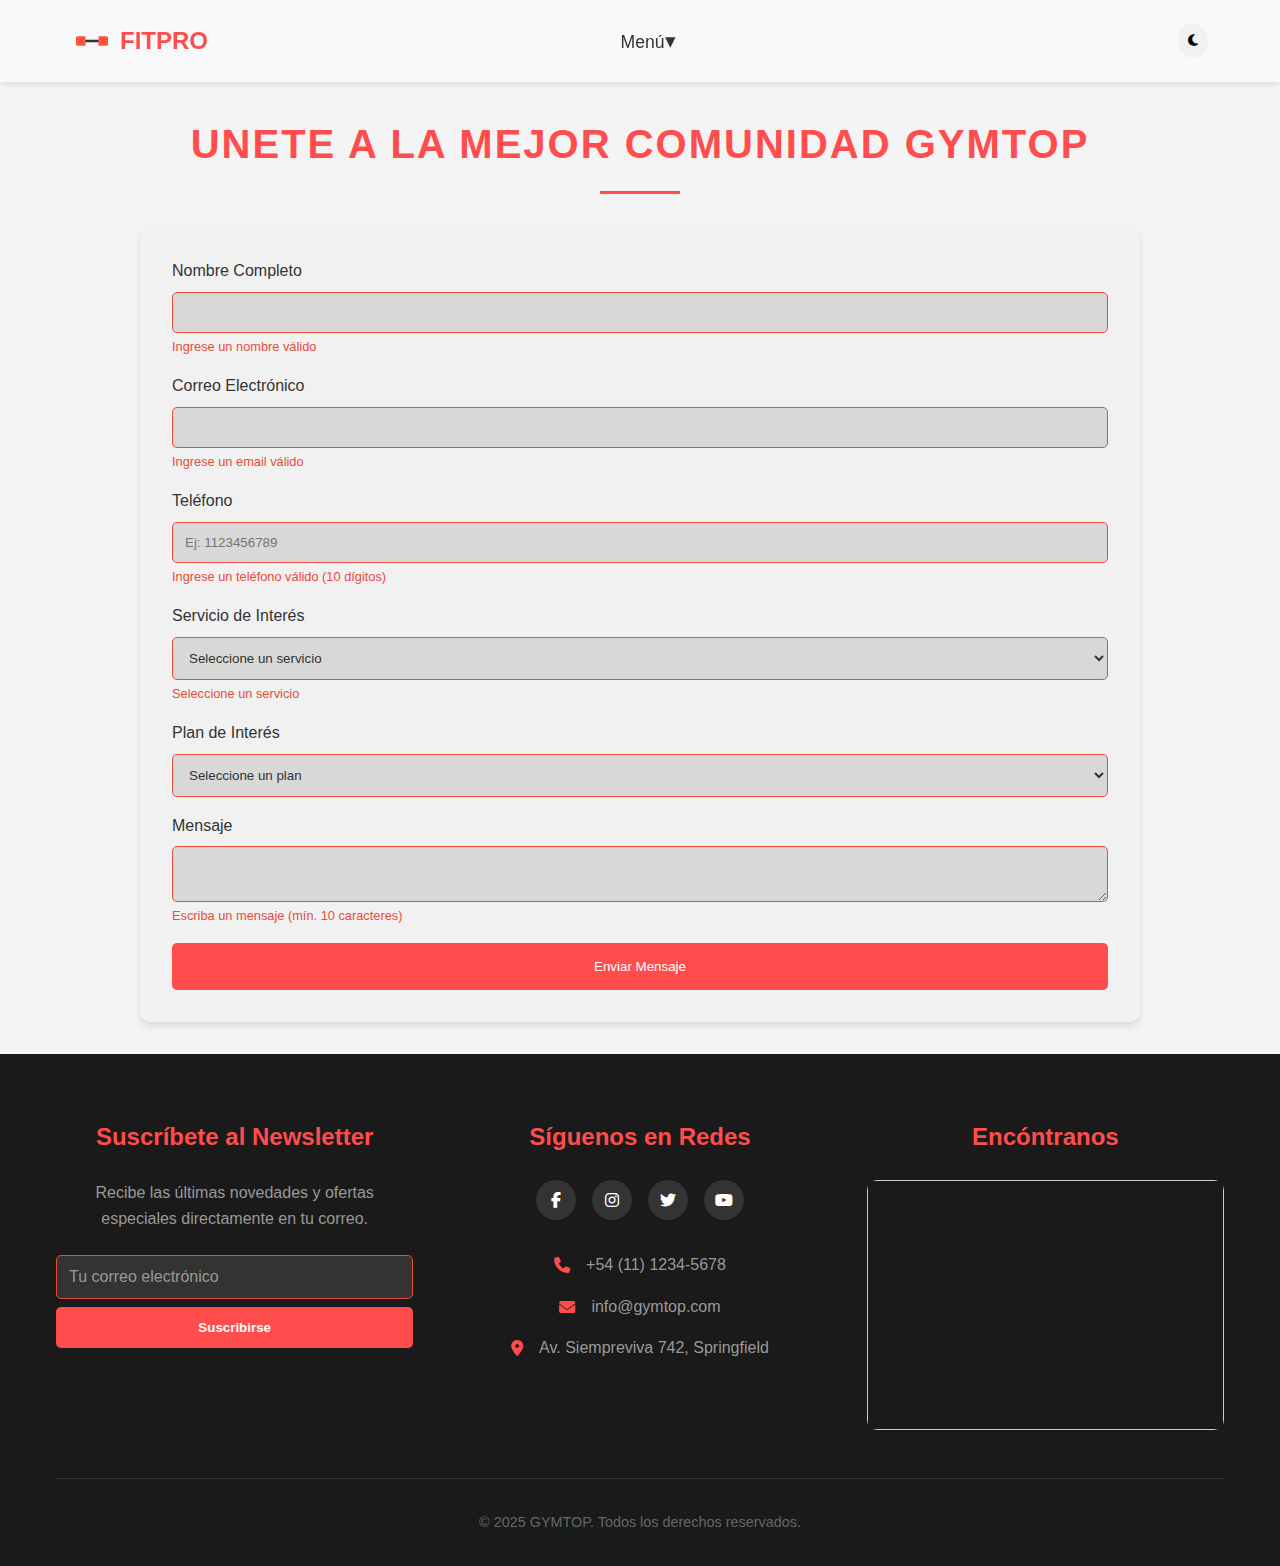
<file: pages/contact.html>
<!DOCTYPE html>
<html lang="es">

<head>
    <meta charset="UTF-8">
    <meta name="viewport" content="width=device-width, initial-scale=1.0">
    <title>Fitpro - Contacto</title>
    <link rel="stylesheet" href="../css/global.css">
    <link rel="stylesheet" href="../css/contact.css">
    <link rel="stylesheet" href="https://cdnjs.cloudflare.com/ajax/libs/font-awesome/6.1.1/css/all.min.css">
</head>

<body>
    <header>
        <div class="container">
          <h1 class="logo">
            <a href="../index.html">
              <svg viewBox="0 0 100 50" xmlns="http://www.w3.org/2000/svg">
                <g class="logo-barbell">
                  <!-- Barra central -->
                  <rect class="logo-bar" x="10" y="22" width="80" height="6" rx="3"/>
                  
                  <!-- Disco izquierdo -->
                  <g transform="translate(5, 0)">
                    <rect class="logo-plate" x="5" y="13" width="24" height="24" rx="4"/>
                    <rect class="logo-weight" x="8" y="16" width="18" height="18" rx="2" fill="white" stroke="#ff6b00" stroke-width="2"/>
                  </g>
                  
                  <!-- Disco derecho -->
                  <g transform="translate(-5, 0)">
                    <rect class="logo-plate" x="71" y="13" width="24" height="24" rx="4"/>
                    <rect class="logo-weight" x="74" y="16" width="18" height="18" rx="2" fill="white" stroke="#ff6b00" stroke-width="2"/>
                  </g>
                </g>
              </svg>
              FITPRO
            </a>
          </h1>
          <nav class="menu">
            <ul>
              <li>
                <a href="#" class="menu-trigger">Menú</a>
                <div class="mega-menu">
                  <div class="mega-menu-content">
                    <div class="mega-menu-section">
                      <h3>Clases</h3>
                      <ul>
                        <li><a href="classes.html">Ver Todas las Clases</a></li>
                      </ul>
                    </div>
                    <div class="mega-menu-section">
                      <h3>Entrenadores</h3>
                      <ul>
                        <li><a href="trainers.html">Nuestro Equipo</a></li>
                      </ul>
                    </div>
                    <div class="mega-menu-section">
                      <h3>Precios</h3>
                      <ul>
                        <li><a href="pricing.html">Planes y Membresías</a></li>
                      </ul>
                    </div>
                    <div class="mega-menu-section">
                      <h3>Unirme Ahora</h3>
                      <ul>
                        <li><a href="contact.html">Contacto</a></li>
                      </ul>
                    </div>
                    <div class="mega-menu-section">
                      <h3>Blog</h3>
                      <ul>
                        <li><a href="blog.html">Blog de Fitness</a></li>
                      </ul>
                    </div>
                  </div>
                </div>
              </li>
            </ul>
          </nav>
          <button class="dark-mode-toggle" aria-label="Cambiar modo oscuro/claro">
            <i class="fas fa-moon"></i>
          </button>
        </div>
    </header>

    <main class="contact-page">
        <section class="contact-section">
            <h1 class="section-title">UNETE A LA MEJOR COMUNIDAD GYMTOP</h1>

            <div class="contact-container">
                <form id="contact-form" class="contact-form">
                    <div class="form-group">
                        <label for="name">Nombre Completo</label>
                        <input class="input-area" type="text" id="name" name="name" required minlength="2" maxlength="50"
                            pattern="[A-Za-zÁáÉéÍíÓóÚúÑñ\s]+">
                        <span class="error-message">Ingrese un nombre válido</span>
                    </div>

                    <div class="form-group">
                        <label for="email">Correo Electrónico</label>
                        <input class="input-area" type="email" id="email" name="email" required
                            pattern="[a-z0-9._%+-]+@[a-z0-9.-]+\.[a-z]{2,}$">
                        <span class="error-message">Ingrese un email válido</span>
                    </div>

                    <div class="form-group">
                        <label for="phone">Teléfono</label>
                        <input class="input-area" type="tel" id="phone" name="phone" required pattern="[0-9]{10}"
                            placeholder="Ej: 1123456789">
                        <span class="error-message">Ingrese un teléfono válido (10 dígitos)</span>
                    </div>

                    <div class="form-group">
                        <label for="service">Servicio de Interés</label>
                        <select id="service" name="service" required>
                            <option value="">Seleccione un servicio</option>
                            <option value="musculacion">Musculación</option>
                            <option value="crossfit">CrossFit</option>
                            <option value="yoga">Yoga</option>
                            <option value="spinning">Spinning</option>
                            <option value="otro">Otro</option>
                        </select>
                        <span class="error-message">Seleccione un servicio</span>
                    </div>

                    <div class="form-group">
                        <label for="plan">Plan de Interés</label>
                        <select id="plan" name="plan" required>
                            <option value="">Seleccione un plan </option>
                            <optgroup label="Planes Mensuales">
                                <option value="plan-basico-mensual">Plan Básico Mensual ($29.99)</option>
                                <option value="plan-premium-mensual">Plan Premium Mensual ($59.99)</option>
                                <option value="plan-intensivo-mensual">Plan Intensivo Mensual ($79.99)</option>
                            </optgroup>
                            <optgroup label="Planes Anuales">
                                <option value="plan-basico-anual">Plan Básico Anual ($299.99)</option>
                                <option value="plan-premium-anual">Plan Premium Anual ($599.99)</option>
                                <option value="plan-intensivo-anual">Plan Intensivo Anual ($799.99)</option>
                            </optgroup>
                        </select>
                    </div>

                    <div class="form-group">
                        <label for="message">Mensaje</label>
                        <textarea class="input-area" id="message" name="message" required minlength="10" maxlength="500"></textarea>
                        <span class="error-message">Escriba un mensaje (mín. 10 caracteres)</span>
                    </div>

                    <button type="submit" class="submit-btn">
                        <span class="btn-text">Enviar Mensaje</span>
                        <div class="spinner"></div>
                    </button>
                </form>
            </div>
        </section>
    </main>

    <!-- Modal de Confirmación -->
    <div id="confirmation-modal" class="modal">
        <div class="modal-content">
            <span class="close-modal">&times;</span>
            <h2>¡Mensaje Enviado!</h2>
            <p>Gracias por contactarnos. Nos pondremos en touch pronto.</p>
            <button class="modal-close-btn">Aceptar</button>
        </div>
    </div>

    <footer class="footer">
        <div class="footer-content">
            <div class="footer-grid">
                <!-- Newsletter Section -->
                <div class="footer-section">
                    <h3>Suscríbete al Newsletter</h3>
                    <p>Recibe las últimas novedades y ofertas especiales directamente en tu correo.</p>
                    <form class="newsletter-form" id="newsletter-form">
                        <div class="form-group">
                            <input type="email" placeholder="Tu correo electrónico" required>
                            <button type="submit">Suscribirse</button>
                        </div>
                    </form>
                </div>

                <!-- Contact & Social Section -->
                <div class="footer-section">
                    <h3>Síguenos en Redes</h3>
                    <div class="social-links">
                        <a href="#" class="social-link">
                            <i class="fab fa-facebook-f"></i>
                        </a>
                        <a href="#" class="social-link">
                            <i class="fab fa-instagram"></i>
                        </a>
                        <a href="#" class="social-link">
                            <i class="fab fa-twitter"></i>
                        </a>
                        <a href="#" class="social-link">
                            <i class="fab fa-youtube"></i>
                        </a>
                    </div>
                    <div class="contact-info">
                        <p><i class="fas fa-phone"></i> +54 (11) 1234-5678</p>
                        <p><i class="fas fa-envelope"></i> info@gymtop.com</p>
                        <p><i class="fas fa-map-marker-alt"></i> Av. Siempreviva 742, Springfield</p>
                    </div>
                </div>

                <!-- Map Section -->
                <div class="footer-section map-section">
                    <h3>Encóntranos</h3>
                    <div class="map-container">
                        <iframe
                            src="https://www.openstreetmap.org/export/embed.html?bbox=-58.38752,-34.60376,-58.37752,-34.59376&layer=mapnik"
                            width="100%" height="250" frameborder="0" style="border: 1px solid #ccc">
                        </iframe>
                    </div>
                </div>
            </div>

            <!-- Copyright -->
            <div class="footer-bottom">
                <p>&copy; 2025 GYMTOP. Todos los derechos reservados.</p>
            </div>
        </div>
    </footer>

    <script src="../js/contact.js"></script>
    <script src="../js/newsletter.js"></script>
    <script src="../js/darkmode.js"></script>
</body>

</html>
</file>
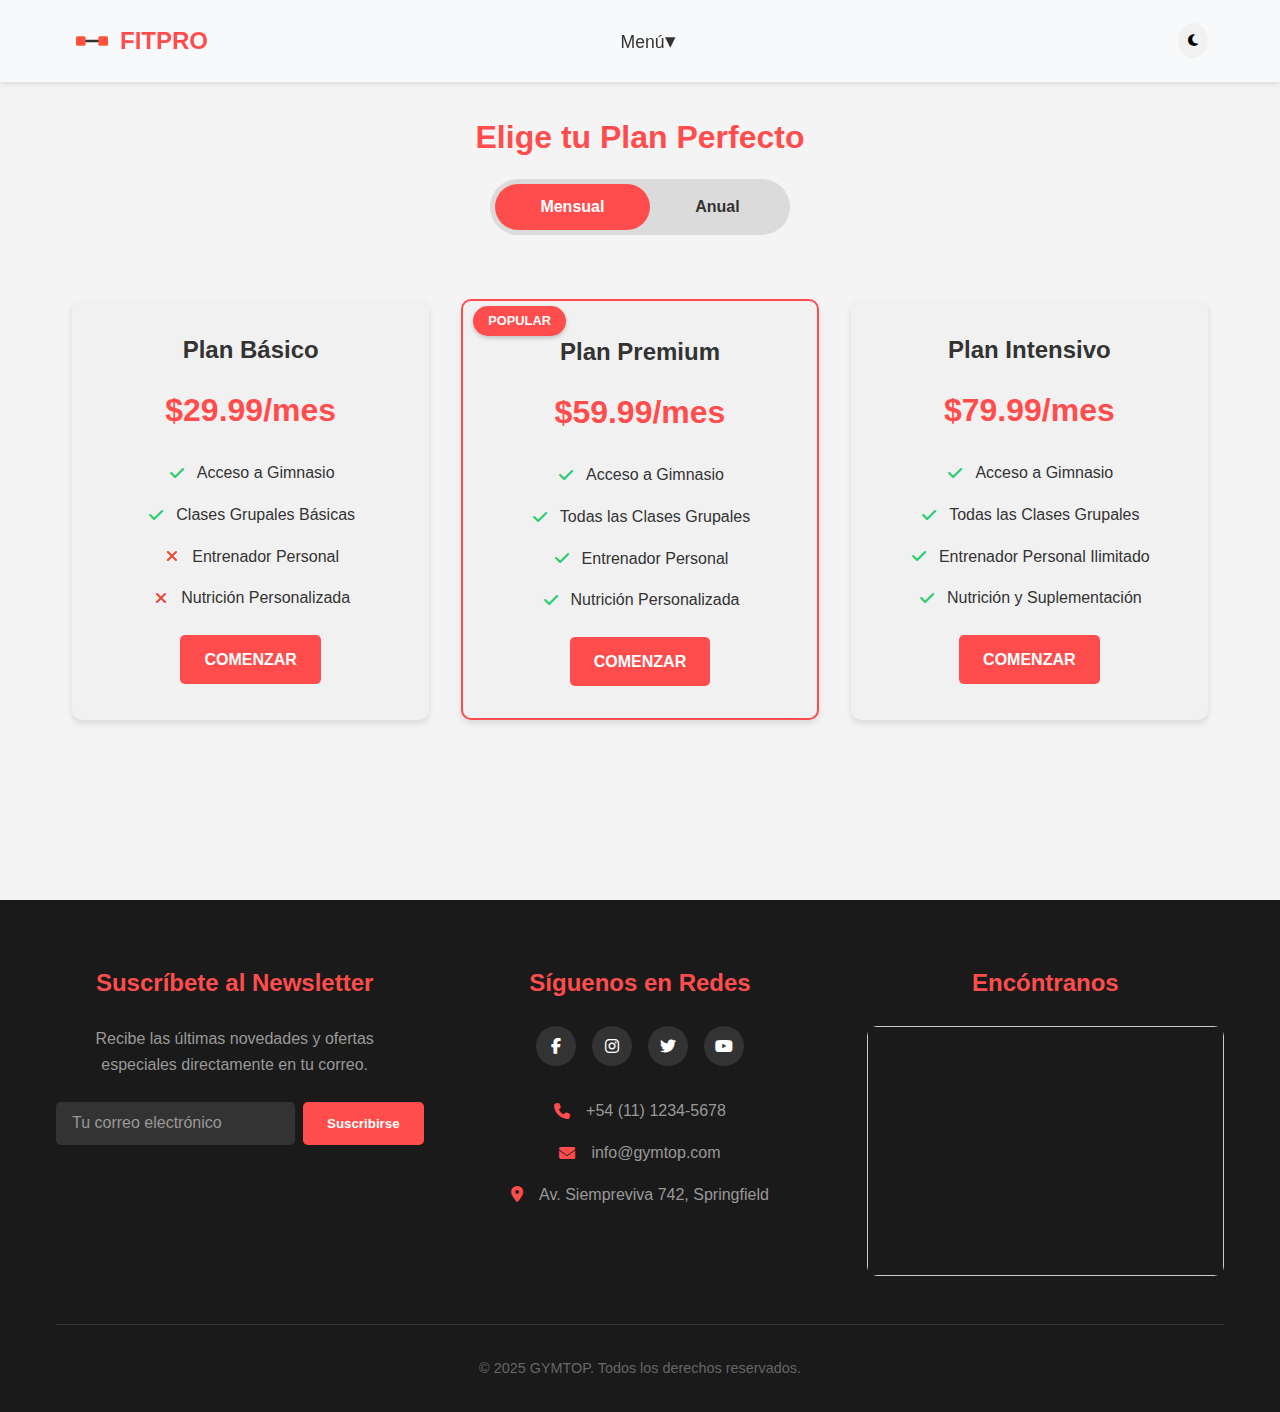
<file: pages/pricing.html>
<!DOCTYPE html>
<html lang="es">

<head>
    <meta charset="UTF-8">
    <meta name="viewport" content="width=device-width, initial-scale=1.0">
    <title>Fitpro - Planes y Precios</title>
    <link rel="stylesheet" href="../css/global.css">
    <link rel="stylesheet" href="../css/pricing.css">
    <link rel="stylesheet" href="https://cdnjs.cloudflare.com/ajax/libs/font-awesome/6.1.1/css/all.min.css">
</head>

<body>
    <header>
        <div class="container">
          <h1 class="logo">
            <a href="../index.html">
              <svg viewBox="0 0 100 50" xmlns="http://www.w3.org/2000/svg">
                <g class="logo-barbell">
                  <!-- Barra central -->
                  <rect class="logo-bar" x="10" y="22" width="80" height="6" rx="3" />
    
                  <!-- Disco izquierdo -->
                  <g transform="translate(5, 0)">
                    <rect class="logo-plate" x="5" y="13" width="24" height="24" rx="4" />
                    <rect class="logo-weight" x="8" y="16" width="18" height="18" rx="2" fill="white" stroke="#ff6b00"
                      stroke-width="2" />
                  </g>
    
                  <!-- Disco derecho -->
                  <g transform="translate(-5, 0)">
                    <rect class="logo-plate" x="71" y="13" width="24" height="24" rx="4" />
                    <rect class="logo-weight" x="74" y="16" width="18" height="18" rx="2" fill="white" stroke="#ff6b00"
                      stroke-width="2" />
                  </g>
                </g>
              </svg>
              FITPRO
            </a>
          </h1>
          <nav class="menu">
            <ul>
              <li>
                <a href="#" class="menu-trigger">Menú</a>
                <div class="mega-menu">
                  <div class="mega-menu-content">
                    <div class="mega-menu-section">
                      <h3>Clases</h3>
                      <ul>
                        <li><a href="classes.html">Ver Todas las Clases</a></li>
                      </ul>
                    </div>
                    <div class="mega-menu-section">
                      <h3>Entrenadores</h3>
                      <ul>
                        <li><a href="trainers.html">Nuestro Equipo</a></li>
                      </ul>
                    </div>
                    <div class="mega-menu-section">
                      <h3>Precios</h3>
                      <ul>
                        <li><a href="pricing.html">Planes y Membresías</a></li>
                      </ul>
                    </div>
                    <div class="mega-menu-section">
                      <h3>Unirme Ahora</h3>
                      <ul>
                        <li><a href="contact.html">Contacto</a></li>
                      </ul>
                    </div>
                    <div class="mega-menu-section">
                      <h3>Blog</h3>
                      <ul>
                        <li><a href="blog.html">Blog de Fitness</a></li>
                      </ul>
                    </div>
                  </div>
                </div>
              </li>
            </ul>
          </nav>
          <button class="dark-mode-toggle" aria-label="Cambiar modo oscuro/claro">
            <i class="fas fa-moon"></i>
          </button>
        </div>
      </header>

    <main class="pricing-page">
        <section class="pricing-header">
            <h1>Elige tu Plan Perfecto</h1>
            <div class="pricing-toggle">
                <input type="radio" id="monthly" name="pricing" checked>
                <label for="monthly">Mensual</label>
                <input type="radio" id="annual" name="pricing">
                <label for="annual">Anual</label>
            </div>
        </section>

        <section class="pricing-plans" id="planes-mensuales">
            <div class="plan">
                <div class="plan-inner">
                    <h2>Plan Básico</h2>
                    <div class="plan-price monthly-price">$29.99/mes</div>
                    <div class="plan-price annual-price">$299.99/año</div>
                    <ul class="plan-features">
                        <li>
                            <i class="fas fa-check"></i> Acceso a Gimnasio
                            <span class="tooltip">Entrada ilimitada durante horario de atención</span>
                        </li>
                        <li>
                            <i class="fas fa-check"></i> Clases Grupales Básicas
                            <span class="tooltip">Incluye clases de yoga y stretching</span>
                        </li>
                        <li>
                            <i class="fas fa-times"></i> Entrenador Personal
                            <span class="tooltip">No incluido en este plan</span>
                        </li>
                        <li>
                            <i class="fas fa-times"></i> Nutrición Personalizada
                            <span class="tooltip">No incluido en este plan</span>
                        </li>
                    </ul>
                    <a href="contact.html" class="plan-cta">COMENZAR</a>
                </div>
            </div>

            <div class="plan recommended">
                <div class="plan-inner">
                    <div class="plan-badge">Popular</div>
                    <h2>Plan Premium</h2>
                    <div class="plan-price monthly-price">$59.99/mes</div>
                    <div class="plan-price annual-price">$599.99/año</div>
                    <ul class="plan-features">
                        <li>
                            <i class="fas fa-check"></i> Acceso a Gimnasio
                            <span class="tooltip">Entrada 24/7 a todas las instalaciones</span>
                        </li>
                        <li>
                            <i class="fas fa-check"></i> Todas las Clases Grupales
                            <span class="tooltip">Incluye CrossFit, Spinning, Yoga, etc.</span>
                        </li>
                        <li>
                            <i class="fas fa-check"></i> Entrenador Personal
                            <span class="tooltip">2 sesiones mensuales con entrenador</span>
                        </li>
                        <li>
                            <i class="fas fa-check"></i> Nutrición Personalizada
                            <span class="tooltip">Plan nutricional adaptado a tus objetivos</span>
                        </li>
                    </ul>
                    <a href="contact.html" class="plan-cta">COMENZAR</a>
                </div>
            </div>

            <div class="plan" >
                <div class="plan-inner">
                    <h2>Plan Intensivo</h2>
                    <div class="plan-price monthly-price">$79.99/mes</div>
                    <div class="plan-price annual-price">$799.99/año</div>
                    <ul class="plan-features">
                        <li>
                            <i class="fas fa-check"></i> Acceso a Gimnasio
                            <span class="tooltip">Entrada 24/7 a todas las instalaciones</span>
                        </li>
                        <li>
                            <i class="fas fa-check"></i> Todas las Clases Grupales
                            <span class="tooltip">Incluye clases especializadas y avanzadas</span>
                        </li>
                        <li>
                            <i class="fas fa-check"></i> Entrenador Personal Ilimitado
                            <span class="tooltip">Sesiones ilimitadas con entrenadores especializados</span>
                        </li>
                        <li>
                            <i class="fas fa-check"></i> Nutrición y Suplementación
                            <span class="tooltip">Plan nutricional avanzado y suplementos incluidos</span>
                        </li>
                    </ul>
                    <a href="contact.html" class="plan-cta">COMENZAR</a>
                </div>
            </div>
        </section>
    </main>

    <!-- Footer -->
    <footer class="footer">
      <div class="footer-content">
        <div class="footer-grid">
          <!-- Newsletter Section -->
          <div class="footer-section">
            <h3>Suscríbete al Newsletter</h3>
            <p>Recibe las últimas novedades y ofertas especiales directamente en tu correo.</p>
            <form class="newsletter-form" id="newsletter-form">
              <div class="form-group">
                <input type="email" placeholder="Tu correo electrónico" required>
                <button type="submit">Suscribirse</button>
              </div>
            </form>
          </div>

          <!-- Contact & Social Section -->
          <div class="footer-section">
            <h3>Síguenos en Redes</h3>
            <div class="social-links">
              <a href="#" class="social-link">
                <i class="fab fa-facebook-f"></i>
              </a>
              <a href="#" class="social-link">
                <i class="fab fa-instagram"></i>
              </a>
              <a href="#" class="social-link">
                <i class="fab fa-twitter"></i>
              </a>
              <a href="#" class="social-link">
                <i class="fab fa-youtube"></i>
              </a>
            </div>
            <div class="contact-info">
              <p><i class="fas fa-phone"></i> +54 (11) 1234-5678</p>
              <p><i class="fas fa-envelope"></i> info@gymtop.com</p>
              <p><i class="fas fa-map-marker-alt"></i> Av. Siempreviva 742, Springfield</p>
            </div>
          </div>

          <!-- Map Section -->
          <div class="footer-section map-section">
            <h3>Encóntranos</h3>
            <div class="map-container">
              <iframe
                src="https://www.openstreetmap.org/export/embed.html?bbox=-58.38752,-34.60376,-58.37752,-34.59376&layer=mapnik"
                width="100%" height="250" frameborder="0" style="border: 1px solid #ccc">
              </iframe>
            </div>
          </div>
        </div>

        <!-- Copyright -->
        <div class="footer-bottom">
          <p>&copy; 2025 GYMTOP. Todos los derechos reservados.</p>
        </div>
      </div>
    </footer>

    <script src="../js/pricing.js"></script>
    <script src="../js/newsletter.js"></script>
    <script src="../js/darkmode.js"></script>
    
</body>

</html>
</file>
<file: css/contact.css>
/* Estilos Generales del Formulario de Contacto */
.contact-page {
    background-color: var(--background-color);
    padding: 2rem 0;
    padding-top: calc(2rem + 80px); /* Altura del header + padding extra */
    min-height: 100vh;
}

.contact-section {
    max-width: 1200px;
    margin: 0 auto;
    padding: 0 1rem;
}

.section-title {
    text-align: center;
    color: #ff4d4d;
    margin-bottom: 2rem;
}

.contact-container {
    max-width: 1000px;
    margin: 0 auto;
    display: grid;
    grid-template-columns: 1fr;
    gap: 2rem;
    background-color: var(--accent-color);
    border-radius: 10px;
    box-shadow: 0 4px 6px rgba(0, 0, 0, 0.1);
    padding: 2rem;
}

/* Formulario */
.contact-form {
    display: grid;
    gap: 1rem;
}

.form-group {
    display: flex;
    flex-direction: column;
    position: relative;
}

.form-group label {
    margin-bottom: 0.5rem;
    color: var(--text-color);
}

.form-group input,
.form-group select,
.form-group textarea {
    padding: 0.75rem;
    border: 1px solid var(--shadow-color);
    border-radius: 5px;
    transition: all 0.3s ease;
}

.form-group input:focus,
.form-group select:focus,
.form-group textarea:focus {
    border-color: #ff4d4d;
    outline: none;
    box-shadow: 0 0 5px rgba(255, 77, 77, 0.5);
}

.form-group input:focus-visible,
.form-group select:focus-visible,
.form-group textarea:focus-visible {
    border-color: var(--primary-color);
    outline: 2px solid var(--primary-color);
    outline-offset: 3px;
    box-shadow: 0 0 0 3px rgba(255, 77, 77, 0.2);
    transition: all 0.3s ease;
}

/* Validación en tiempo real */
.form-group input:valid,
.form-group select:valid,
.form-group textarea:valid {
    border-color: #2ecc71;
}

.form-group input:invalid,
.form-group select:invalid,
.form-group textarea:invalid {
    border-color: #e74c3c;
}

.error-message {
    display: none;
    color: #e74c3c;
    font-size: 0.8rem;
    margin-top: 0.25rem;
}

.form-group input:invalid ~ .error-message,
.form-group select:invalid ~ .error-message,
.form-group textarea:invalid ~ .error-message {
    display: block;
}

/* Color de fondo para area de input/select/textarea*/

.input-area{
    background-color: var(--shadow-color);
    color: var(--text-color);
}

/* Estilos para selectores en modo oscuro */
select {
    background-color: var(--shadow-color);
    color: var(--text-color);
    border: 1px solid var(--shadow-color);
}

/* Estilos para las opciones de los selectores */
select option {
    background-color: var(--accent-color);
    color: var(--text-color);
}

/* Estilos para labels de optgroup */
select optgroup {
    background-color: var(--accent-color);
    color: var(--text-color);
    font-weight: bold;
}

/* Botón de Envío */
.submit-btn {
    background-color: #ff4d4d;
    color: white;
    border: none;
    padding: 1rem;
    border-radius: 5px;
    cursor: pointer;
    display: flex;
    justify-content: center;
    align-items: center;
    position: relative;
    transition: background-color 0.3s ease;
}

.submit-btn:focus-visible {
    transform: scale(1.05);
    box-shadow: 0 0 0 3px rgba(255, 77, 77, 0.3);
    outline: 3px solid var(--primary-color);
    outline-offset: 3px;
}

.submit-btn:hover {
    background-color: #ff6b6b;
}

.submit-btn .spinner {
    display: none;
    border: 3px solid rgba(255, 255, 255, 0.3);
    border-top: 3px solid var(--shadow-color);
    border-radius: 50%;
    width: 20px;
    height: 20px;
    animation: spin 1s linear infinite;
    margin-left: 10px;
}

.submit-btn.loading .btn-text {
    opacity: 0.5;
}

.submit-btn.loading .spinner {
    display: block;
}

@keyframes spin {
    0% { transform: rotate(0deg); }
    100% { transform: rotate(360deg); }
}

/* Modal de Confirmación */
.modal {
    display: none;
    position: fixed;
    z-index: 1000;
    left: 0;
    top: 0;
    width: 100%;
    height: 100%;
    overflow: auto;
    background-color: rgba(0,0,0,0.5);
    justify-content: center;
    align-items: center;
}

.modal-content {
    background-color: var(--accent-color);
    padding: 2rem;
    border-radius: 10px;
    text-align: center;
    max-width: 500px;
    width: 90%;
    position: relative;
}

.close-modal {
    position: absolute;
    top: 10px;
    right: 15px;
    font-size: 2rem;
    cursor: pointer;
}

.modal-close-btn {
    background-color: #ff4d4d;
    color: white;
    border: none;
    padding: 0.75rem 1.5rem;
    border-radius: 5px;
    margin-top: 1rem;
    cursor: pointer;
}

/* Responsive */
@media (max-width: 768px) {
    .contact-container {
        grid-template-columns: 1fr;
    }
}
</file>
<file: css/pricing.css>
/* Estilos Generales de Página de Precios */
.pricing-page {
    background-color: var(--background-color);
    padding-top: calc(2rem + 80px);
    min-height: 100vh;
}

.pricing-header {
    text-align: center;
    margin-bottom: 2rem;
}

.pricing-header h1 {
    color: #ff4d4d;
    margin-bottom: 1rem;
}

/* Toggle de Precios */
.pricing-toggle {
    display: flex;
    justify-content: center;
    align-items: center;
    background-color: var(--shadow-color);
    border-radius: 30px;
    width: 300px;
    margin: 0 auto;
    padding: 5px;
}

.pricing-toggle input {
    display: none;
}

.pricing-toggle label {
    flex-grow: 1;
    text-align: center;
    padding: 10px;
    cursor: pointer;
    transition: all 0.3s ease;
    color: var(--second-color);
    font-weight: bold;
}

.pricing-toggle input:checked + label {
    background-color: #ff4d4d;
    color: white;
    border-radius: 30px;
}

/* Planes de Precios */
.pricing-plans {
    display: grid;
    grid-template-columns: repeat(auto-fit, minmax(300px, 1fr));
    gap: 2rem;
    padding: 2rem;
    max-width: 1200px;
    margin: 0 auto;
}

.plan {
    background-color: var(--accent-color);
    border-radius: 10px;
    box-shadow: 0 4px 6px rgba(0, 0, 0, 0.1);
    transition: all 0.3s ease;
    overflow: hidden;
}

.plan:hover {
    transform: scale(1.05);
    box-shadow: 0 8px 15px rgba(0, 0, 0, 0.2);
}

.plan.recommended {
    border: 2px solid #ff4d4d;
}

.plan-inner {
    position: relative;
    padding: 2rem;
    text-align: center;
}

.plan h2 {
    color: var(--second-color);
    margin-bottom: 1rem;
}

.plan-price {
    font-size: 2rem;
    font-weight: bold;
    color: #ff4d4d;
    margin-bottom: 1.5rem;
}

.plan-features {
    list-style-type: none;
    padding: 0;
    margin-bottom: 1.5rem;
}

.plan-features li {
    margin-bottom: 1rem;
    position: relative;
    display: flex;
    align-items: center;
    justify-content: center;
}

.plan-features li i {
    margin-right: 10px;
    width: 20px;
}

.plan-features li .fa-check {
    color: #2ecc71;
}

.plan-features li .fa-times {
    color: #e74c3c;
}

/* Tooltips */
.plan-features li .tooltip {
    visibility: hidden;
    position: absolute;
    z-index: 1;
    bottom: 125%;
    left: 50%;
    transform: translateX(-50%);
    background-color: #333;
    color: white;
    text-align: center;
    padding: 5px 10px;
    border-radius: 6px;
    opacity: 0;
    transition: opacity 0.3s;
    white-space: nowrap;
}

.plan-features li:hover .tooltip {
    visibility: visible;
    opacity: 1;
}

.plan-cta {
    display: inline-block;
    background-color: #ff4d4d;
    color: white;
    padding: 12px 24px;
    text-decoration: none;
    border-radius: 5px;
    font-weight: bold;
    transition: background-color 0.3s ease;
}

.plan-cta:hover {
    background-color: #ff6b6b;
}

/* Mostrar/Ocultar Precios */
.annual-price {
    display: none;
}

input#annual:checked ~ .pricing-plans .plan .annual-price,
input#monthly:checked ~ .pricing-plans .plan .monthly-price {
    display: block;
}

input#annual:checked ~ .pricing-plans .plan .monthly-price,
input#monthly:checked ~ .pricing-plans .plan .annual-price {
    display: none;
}

/* Estilos para la etiqueta Popular */
.plan-badge {
    position: absolute;
    top: 5px;
    left: 10px;
    background-color: #ff4d4d;
    color: white;
    padding: 5px 15px;
    border-radius: 20px;
    font-size: 0.8rem;
    font-weight: bold;
    text-transform: uppercase;
    box-shadow: 0 2px 4px rgba(0, 0, 0, 0.2);
}

/* Responsive */
@media (max-width: 768px) {
    .pricing-plans {
        grid-template-columns: 1fr;
    }
}
</file>
<file: css/global.css>
/* Reset básico */
* {
    box-sizing: border-box;
    margin: 0;
    padding: 0;
}

body {
    font-family: 'Roboto', Arial, sans-serif;
    line-height: 1.6;
    scroll-behavior: smooth;
    scroll-snap-type: y mandatory;
}

/* Variables de color */
:root {
    /* Colores modo claro */
    --background-color: #f4f4f4;
    --text-color: #333;
    --primary-color: #ff4d4d;
    --secondary-color: #f8f9fa;
    --accent-color: #f1f1f1;
    --shadow-color: rgba(0,0,0,0.1);
    --third-color: #f8f9fa;
}

:root.dark-mode {
    /* Colores modo oscuro */
    --background-color: #121212;
    --text-color: #e0e0e0;
    --primary-color: #ff6b6b;
    --secondary-color: #1e1e1e;
    --accent-color: #2c2c2c;
    --shadow-color: rgba(255,255,255,0.1);
    --third-color: #f8f9fa;
}

body {
    background-color: var(--background-color);
    color: var(--text-color);
    transition: background-color 0.3s, color 0.3s;
}

/* Header */
header {
    background: var(--secondary-color);
    color: var(--text-color);
    padding: 1rem 0;
    box-shadow: 0 2px 5px var(--shadow-color);
    position: fixed;
    width: 100%;
    top: 0;
    z-index: 1000;
}

.container {
    max-width: 1200px;
    margin: 0 auto;
    padding: 0 2rem;
    display: flex;
    justify-content: space-between;
    align-items: center;
}

.logo {
    font-size: 1.5rem;
    font-weight: bold;
}

.logo a {
    text-decoration: none;
    color: var(--text-color);
    display: flex;
    align-items: center;
    gap: 0.5rem;
}

.logo svg {
    width: 40px;
    height: 40px;
}

/* Animaciones del logo */
.logo-weight {
    fill: var(--primary-color);
    transform-origin: center;
}

.logo-barbell {
    animation: lift 2s ease-in-out infinite;
    transform-origin: center;
}

.logo-plate {
    fill: var(--primary-color);
}

.logo-bar {
    fill: var(--text-color);
}

@keyframes lift {
    0%, 100% {
        transform: translateY(0);
    }
    50% {
        transform: translateY(-10px);
    }
}

.logo a {
    text-decoration: none;
    color: var(--primary-color);
    transition: none;
}

.logo a:hover,
.logo a:active,
.logo a:visited {
    text-decoration: none;
    color: var(--primary-color);
}

.menu ul {
    list-style: none;
    display: flex;
    gap: 2rem;
}

.menu ul li {
    position: relative;
}

.menu a {
    color: var(--text-color);
    text-decoration: none;
    padding: 0.5rem 1rem;
    display: block;
    font-weight: 500;
    font-size: 1.1rem;
    transition: color 0.3s;
}

.menu a:hover {
    color: var(--primary-color);
}

.menu-trigger {
    display: flex;
    align-items: center;
    gap: 0.5rem;
}

.menu-trigger::after {
    content: '▾';
    font-size: 1.2em;
    transition: transform 0.3s;
}

.menu ul li:hover .menu-trigger::after {
    transform: rotate(180deg);
}

.mega-menu {
    position: absolute;
    justify-content: center;
    top: 100%;
    background: var(--secondary-color);
    display: none;
    padding: 2rem;
    box-shadow: 0 4px 12px var(--shadow-color);
    border-radius: 8px;
    min-width: 600px;
}

/* Agregar un área invisible que conecte el menú con el mega-menú */
.mega-menu::before {
    content: '';
    position: absolute;
    top: -1rem;
    height: 1rem;
    background: transparent;
}

.menu ul li:hover .mega-menu {
    display: block;
}

.mega-menu-content {
    display: grid;
    grid-template-columns: repeat(3, 1fr);
    gap: 2rem;
}

.mega-menu-section h3 {
    color: var(--primary-color);
    font-size: 1.1rem;
    margin-bottom: 1rem;
    font-weight: 600;
    text-transform: uppercase;
}

.mega-menu-section ul {
    display: flex;
    flex-direction: column;
    gap: 0.8rem;
}

.mega-menu a {
    padding: 0.5rem 0;
    color: var(--text-color);
    font-size: 0.95rem;
    transition: all 0.3s;
    border-radius: 0;
}

.mega-menu a:hover {
    color: var(--primary-color);
    background: transparent;
    padding-left: 0.5rem;
}

/* Hero Section */
.hero {
    position: relative;
    height: 100vh;
    width: 100%;
    overflow: hidden;
    margin-top: 0; /* Espacio para el header fijo */
}

.video-background {
    position: absolute;
    top: 0;
    left: 0;
    width: 100%;
    height: 100%;
}

.video-background video {
    width: 100%;
    height: 100%;
    object-fit: cover;
}

.overlay {
    position: absolute;
    top: 0;
    left: 0;
    width: 100%;
    height: 100%;
    background: rgba(0, 0, 0, 0.6);
}

.hero-content {
    position: relative;
    z-index: 1;
    height: 100%;
    display: flex;
    flex-direction: column;
    justify-content: center;
    align-items: center;
    text-align: center;
    color: white;
    padding: 2rem;
}

.hero-content h1 {
    font-size: 4rem;
    font-weight: 700;
    margin-bottom: 1rem;
    text-shadow: 2px 2px 4px rgba(0, 0, 0, 0.3);
}

.hero-content h2 {
    font-size: 3rem;
    font-weight: 600;
    margin-bottom: 2rem;
    text-shadow: 2px 2px 4px rgba(0, 0, 0, 0.3);
}

.hero-content p {
    font-size: 1.5rem;
    margin-bottom: 3rem;
    max-width: 600px;
    line-height: 1.6;
}

.cta-button {
    display: inline-block;
    background-color: var(--primary-color);
    color: white;
    padding: 12px 24px;
    text-decoration: none;
    border-radius: 5px;
    font-weight: bold;
    text-transform: uppercase;
    letter-spacing: 1px;
    transition: all 0.3s ease;
    margin-top: 20px;
    box-shadow: 0 4px 6px rgba(0,0,0,0.1);
}

.cta-button:hover {
    background-color: #ff6b6b;
    transform: translateY(-3px);
    box-shadow: 0 6px 8px rgba(0, 0, 0, 0.2);
}

/* Animaciones */
@keyframes fadeInUp {
    from {
        opacity: 0;
        transform: translateY(30px);
    }
    to {
        opacity: 1;
        transform: translateY(0);
    }
}

.animate-text {
    opacity: 0;
    animation: fadeInUp 0.8s ease forwards;
}

.delay-1 {
    animation-delay: 0.3s;
}

.delay-2 {
    animation-delay: 0.6s;
}

.delay-3 {
    animation-delay: 0.9s;
}

/* Section Title */
.section-title {
    text-align: center;
    font-size: 2.5rem;
    color: var(--text-color);
    margin-bottom: 2rem;
    text-transform: uppercase;
    letter-spacing: 2px;
    position: relative;
}

.section-title::after {
    content: '';
    display: block;
    width: 80px;
    height: 3px;
    background-color: var(--primary-color);
    margin: 15px auto 0;
}

/* Stats Section */
.stats-section {
    display: flex;
    align-items: center;
    justify-content: center;
    min-height: 100vh;
    padding: 4rem 0;
    background: linear-gradient(rgba(0, 0, 0, 0.9), rgba(0, 0, 0, 0.9)), url('../assets/images/gym/fitpro-wide.jpg');
    background-size: cover;
    background-position: center;
    background-attachment: fixed;
    color: white;
}

.stats-section .container {
    display: flex;
    justify-content: center;
    width: 100%;
    height: 100%;
}

.stats-grid {
    display: grid;
    grid-template-columns: repeat(4, 1fr);
    gap: 2rem;
    max-width: 1200px;
    width: 100%;
    justify-content: center;
    align-items: center;
    text-align: center;
}

.stat-item {
    display: flex;
    flex-direction: column;
    align-items: center;
    justify-content: center;
    padding: 1rem;
    background-color: rgba(255,255,255,0.1);
    border-radius: 10px;
    transition: transform 0.3s ease;
}

.stat-item:hover {
    transform: scale(1.05);
}

.stat-number {
    font-size: 3rem;
    font-weight: bold;
    color: var(--primary-color);
    margin-bottom: 0.5rem;
}

.stat-label {
    font-size: 1rem;
    color: white;
    text-transform: uppercase;
    letter-spacing: 1px;
}

@media screen and (max-width: 768px) {
    .stats-grid {
        grid-template-columns: repeat(4, 250px);
        padding-bottom: 1rem;
    }
}

.stat-item {
    text-align: center;
    position: relative;
}

.stat-number {
    font-size: 3.5rem;
    font-weight: 700;
    margin-bottom: 1rem;
    position: relative;
    display: inline-block;
    animation: countUp 2s ease-out forwards;
    background: linear-gradient(45deg, var(--primary-color), #ff8080);
    -webkit-background-clip: text;
    background-clip: text;
    -webkit-text-fill-color: transparent;
}

.stat-label {
    font-size: 1.1rem;
    font-weight: 500;
    text-transform: uppercase;
    letter-spacing: 1px;
    opacity: 0;
    animation: fadeIn 0.5s ease-out forwards;
    animation-delay: 2s;
}

@keyframes countUp {
    from {
        opacity: 0;
        transform: translateY(20px);
    }
    to {
        opacity: 1;
        transform: translateY(0);
    }
}

@keyframes fadeIn {
    from {
        opacity: 0;
        transform: translateY(10px);
    }
    to {
        opacity: 1;
        transform: translateY(0);
    }
}


@media screen and (max-width: 992px) {
    .stats-grid {
        grid-template-columns: repeat(2, 1fr);
    }
}

@media screen and (max-width: 576px) {
    .stats-grid {
        grid-template-columns: 1fr;
    }
}

/* Testimonials Section */
.testimonials-section {
    padding-top: 4rem;
    background: var(--accent-color);
    overflow: hidden;
}

.testimonials-carousel {
    position: relative;
    width: 100%;
    max-width: 1200px;
    margin: 0 auto;
    overflow: hidden;
    padding: 2rem 0;
}

.carousel-track {
    display: flex;
    width: 400%; /* 4 slides * 100% */
    animation: carousel 30s linear infinite;
}

.carousel-track:hover {
    animation-play-state: paused;
}

@keyframes carousel {
    0% {
        transform: translateX(0);
    }
    100% {
        transform: translateX(-75%); /* Move back 3 slides */
    }
}

.testimonial-card {
    flex: 0 0 25%; /* Each card takes 1/4 of carousel-track */
    padding: 0 1rem;
}

.testimonial-content {
    background: var(--accent-color);
    padding: 2rem;
    border-radius: 15px;
    box-shadow: 0 4px 20px rgba(0, 0, 0, 0.1);
    position: relative;
    transition: transform 0.3s ease;
}

.testimonial-card:hover .testimonial-content {
    transform: translateY(-10px);
}

.quote-icon {
    font-size: 4rem;
    color: var(--primary-color);
    line-height: 1;
    position: absolute;
    top: -10px;
    left: 20px;
    opacity: 0.8;
}

.testimonial-content p {
    font-size: 1.1rem;
    line-height: 1.6;
    color: #555;
    margin: 1rem 0 2rem;
    position: relative;
    z-index: 1;
}

.testimonial-author {
    display: flex;
    align-items: center;
    gap: 1rem;
}

.testimonial-author img {
    width: 60px;
    height: 60px;
    border-radius: 50%;
    object-fit: cover;
}

.author-info h4 {
    font-size: 1.1rem;
    color: var(--text-color);
    margin: 0;
}

.author-info span {
    font-size: 0.9rem;
    color: #666;
}

/* Footer Styles */
.footer {
    background: #1a1a1a;
    color: white;
    padding: 4rem 0 2rem;
}

.footer-content {
    max-width: 1200px;
    margin: 0 auto;
    padding: 0 1rem;
}

.footer-grid {
    display: grid;
    grid-template-columns: repeat(auto-fit, minmax(300px, 1fr));
    gap: 3rem;
    margin-bottom: 3rem;
}

.footer-section h3 {
    font-size: 1.5rem;
    margin-bottom: 1.5rem;
    color: var(--primary-color);
    text-align: center;
}

.footer-section p {
    color: #999;
    line-height: 1.6;
    margin-bottom: 1.5rem;
    text-align: center;
}

/* Newsletter Form */
.newsletter-form .form-group {
    display: flex;
    gap: 0.5rem;
}

.newsletter-form input {
    flex: 1;
    padding: 0.8rem 1rem;
    border: none;
    border-radius: 5px;
    background: #333;
    color: white;
    font-size: 1rem;
}

.newsletter-form input::placeholder {
    color: #999;
}

.newsletter-form button {
    padding: 0.8rem 1.5rem;
    border: none;
    border-radius: 5px;
    background: var(--primary-color);
    color: white;
    font-weight: 600;
    cursor: pointer;
    transition: background-color 0.3s ease;
}

.newsletter-form button:hover {
    background: #ff3333;
}

/* Social Links */
.social-links {
    display: flex;
    gap: 1rem;
    margin-bottom: 2rem;
    justify-content: center;
    align-items: center;  
}

.social-link {
    display: flex;
    align-items: center;
    justify-content: center;
    width: 40px;
    height: 40px;
    border-radius: 50%;
    background: #333;
    color: white;
    text-decoration: none;
    transition: all 0.3s ease;
}

.social-link:hover {
    background: var(--primary-color);
    transform: translateY(-3px);
}

/* Contact Info */
.contact-info p {
    display: flex;
    align-items: center;
    justify-content: center;
    gap: 1rem;
    margin-bottom: 1rem;
}

.contact-info i {
    color: var(--primary-color);
}

/* Map Container */
.map-container {
    border-radius: 10px;
    overflow: hidden;
    height: 250px;
}

.map-container iframe {
    width: 100%;
    height: 100%;
    border: none;
}

/* Footer Bottom */
.footer-bottom {
    text-align: center;
    padding-top: 2rem;
    border-top: 1px solid #333;
}

.footer-bottom p {
    color: #666;
    font-size: 0.9rem;
}

/* Botón de modo oscuro */
.dark-mode-toggle {
    position: relative;
    background: var(--accent-color);
    border: none;
    padding: 10px;
    border-radius: 50%;
    cursor: pointer;
    z-index: 1000;
    margin-left: 90px;
    transition: background 0.3s;
}

.dark-mode-toggle:hover {
    background: var(--primary-color);
}

/* Responsive Adjustments */
@media (max-width: 768px) {
    .footer-grid {
        grid-template-columns: 1fr;
        gap: 2rem;
    }

    .newsletter-form .form-group {
        flex-direction: column;
    }

    .newsletter-form button {
        width: 100%;
    }
}

/* Testimonios */
.testimonial-card {
    background: var(--secondary-color);
    border-radius: 8px;
    box-shadow: 0 4px 10px var(--shadow-color);
    padding: 2rem;
    transition: background 0.3s, box-shadow 0.3s;
}

.testimonial-card .quote-icon {
    color: var(--primary-color);
}

.testimonial-card p {
    color: var(--text-color);
}

.testimonial-author .author-info h4 {
    color: var(--text-color);
}

.testimonial-author .author-info span {
    color: var(--text-color);
    opacity: 0.7;
}

/* Clases */
.class-card {
    background: var(--secondary-color);
    border-radius: 8px;
    box-shadow: 0 4px 10px var(--shadow-color);
    transition: background 0.3s, box-shadow 0.3s;
}

.class-card .class-price {
    color: var(--primary-color);
}

/* Entrenadores */
.trainer-card {
    background: var(--secondary-color);
    border-radius: 8px;
    box-shadow: 0 4px 10px var(--shadow-color);
    transition: background 0.3s, box-shadow 0.3s;
}

.trainer-card h3 {
    color: var(--text-color);
}

.trainer-card p {
    color: var(--text-color);
}

/* Contadores */
.counter-item {
    background: var(--secondary-color);
    border-radius: 8px;
    box-shadow: 0 4px 10px var(--shadow-color);
    transition: background 0.3s, box-shadow 0.3s;
}

.counter-item .counter-number {
    color: var(--primary-color);
}

.counter-item .counter-label {
    color: var(--text-color);
}

/* Estilos de Focus Visible Globales */
a:focus-visible,
button:focus-visible,
.cta-button:focus-visible,
.dark-mode-toggle:focus-visible {
    outline: 3px solid var(--primary-color);
    outline-offset: 3px;
    border-radius: 5px;
    box-shadow: 0 0 0 3px rgba(255, 77, 77, 0.3);
    transition: all 0.3s ease;
}

/* Focus para tarjetas y elementos interactivos */
.class-card:focus-visible,
.trainer-card:focus-visible,
.pricing-card:focus-visible {
    transform: scale(1.05);
    box-shadow: 0 10px 20px rgba(0,0,0,0.2);
    z-index: 10;
    outline: 3px solid var(--primary-color);
    outline-offset: 5px;
}

/* Focus para cards en index y otras páginas */
.class-card:focus,
.class-card:focus-visible,
.class-card:focus-within {
    outline: 3px solid var(--primary-color);
    outline-offset: 5px;
    transform: scale(1.03);
    z-index: 10;
    box-shadow: 0 10px 20px rgba(0,0,0,0.2);
    transition: all 0.3s ease;
}

/* Asegurar que elementos internos de la card también sean focusables */
.class-card:focus-within .class-image,
.class-card:focus-within .class-content {
    opacity: 0.9;
}

/* Scroll Snap para página de inicio */
.hero-section,
.classes-section,
.stats-section,
.testimonials-section,
.about-section,
.contact-section {
    scroll-snap-align: start;
    min-height: 100vh;
    align-items: center;
    justify-content: center;
}

/* Scrollbar personalizada para scroll snap */
body::-webkit-scrollbar {
    width: 10px;
}

body::-webkit-scrollbar-track {
    background: var(--shadow-color);
}

body::-webkit-scrollbar-thumb {
    background-color: var(--primary-color);
    border-radius: 5px;
}
</file>
